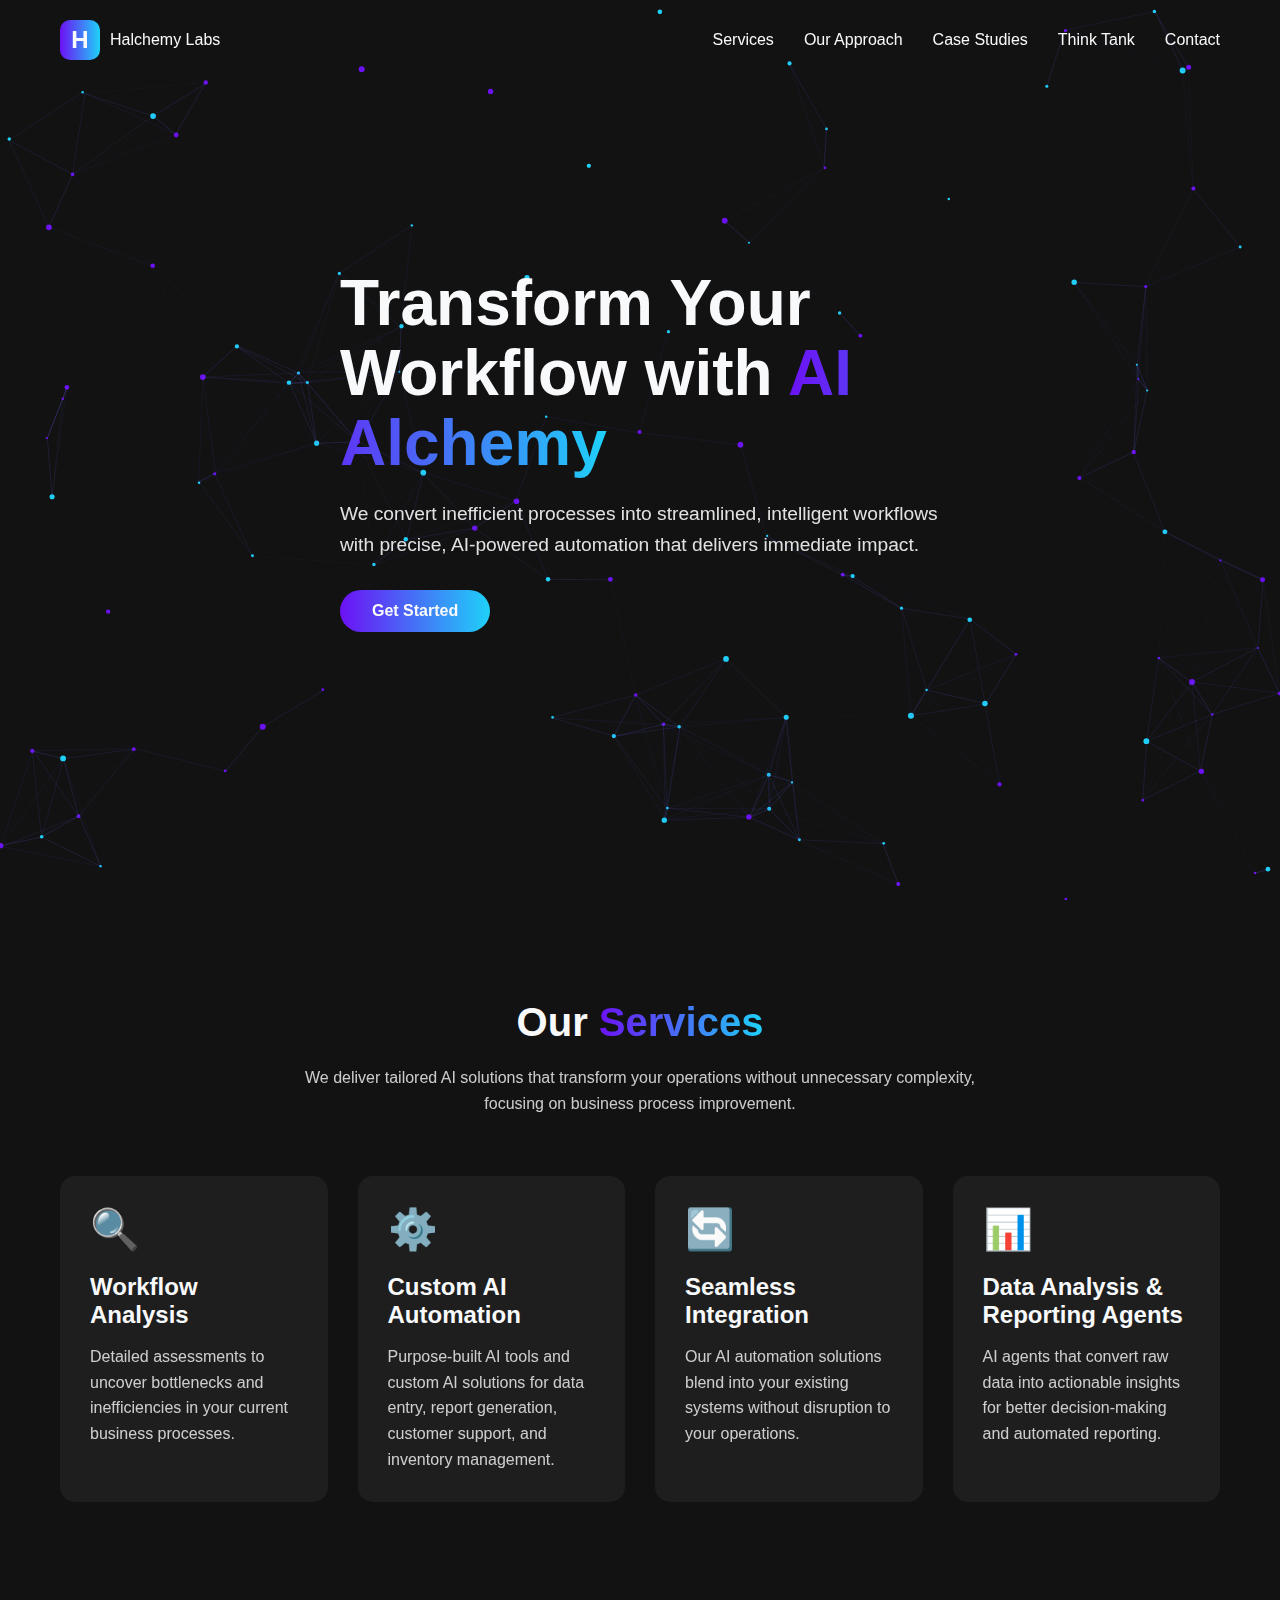
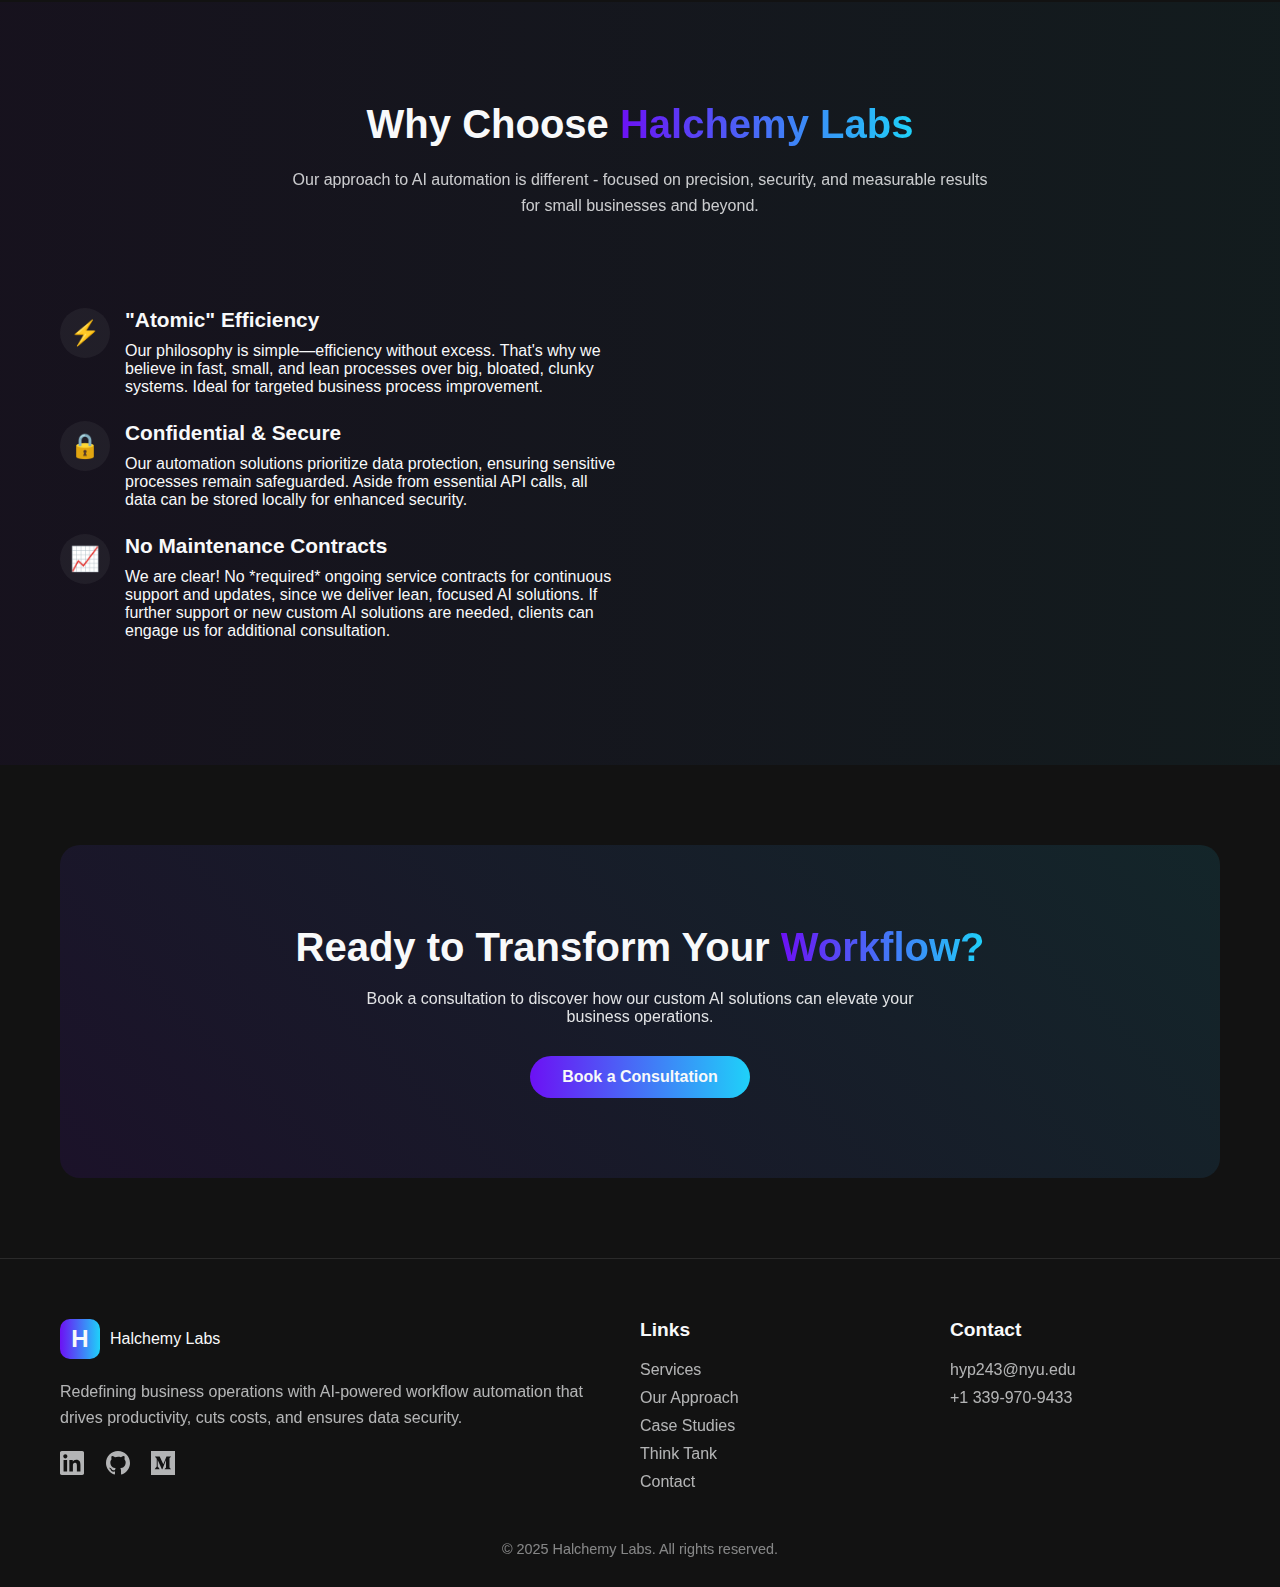
<file: index.html>
<!DOCTYPE html>
<html lang="en">
<head>
    <meta charset="UTF-8">
    <meta name="viewport" content="width=device-width, initial-scale=1.0">

    <title>Halchemy Labs - Redefining Business with AI Automation</title>

    <!-- === Core Meta Tags === -->
    <meta name="description" content="Halchemy Labs transforms inefficient business processes with custom AI automation. Boost productivity, cut costs, and streamline workflows securely. Learn how.">
    <meta name="author" content="Halchemy Labs">
    <link rel="canonical" href="https://halchemy-labs.com/" />
    <link rel="shortcut icon" href="favicon.ico" type="image/x-icon">

    <!-- === Social Media Meta Tags (Open Graph & Twitter) === -->
    <!-- Open Graph / Facebook -->
    <meta property="og:title" content="Halchemy Labs – AI Automation for Your Workflow" />
    <meta property="og:description" content="Transform your operations with tailored AI solutions. Automate, optimize, and scale with Halchemy Labs." />
    <meta property="og:type" content="website" />
    <meta property="og:url" content="https://halchemy-labs.com/" />
    <meta property="og:image" content="https://halchemy-labs.com/og-image.png" />
    <meta property="og:image:width" content="1200" />
    <meta property="og:image:height" content="630" />
    <meta property="og:site_name" content="Halchemy Labs" />

    <!-- Twitter Card -->
    <meta name="twitter:card" content="summary_large_image" />
    <meta name="twitter:title" content="Halchemy Labs – AI Automation for Your Workflow" />
    <meta name="twitter:description" content="Transform your operations with tailored AI solutions. Automate, optimize, and scale with Halchemy Labs." />
    <meta name="twitter:image" content="https://halchemy-labs.com/og-image.png" />
    
    <!-- Optional: Add your Twitter handle -->
    <!-- <meta name="twitter:site" content="@YourTwitterHandle" /> -->

    <!-- === Stylesheets === -->
    <link rel="stylesheet" href="styles/main.css">

    <!-- === Google Tag Manager === -->
    <script async src="https://www.googletagmanager.com/gtag/js?id=G-N1RNGT53YN"></script>
    <script>
      window.dataLayer = window.dataLayer || [];
      function gtag(){dataLayer.push(arguments);}
      gtag('js', new Date());
      gtag('config', 'G-N1RNGT53YN');
    </script>
    <!-- === End Google Tag Manager === -->

    <!-- === Combined JSON-LD Schema Markup === -->
    <script type="application/ld+json">
    {
      "@context": "https://schema.org",
      "@graph": [
        {
          "@type": "Organization",
          "name": "Halchemy Labs",
          "url": "https://halchemy-labs.com/",
          "logo": "https://halchemy-labs.com/images/halchemy-labs-logo.jpg",
          "contactPoint": {
            "@type": "ContactPoint",
            "telephone": "+1-339-970-9433",
            "contactType": "Sales",
            "email": "info@halchemy-labs.com"
          },
          "sameAs": [
            "http://linkedin.com/company/halchemy-labs",
            "https://github.com/halchemylab",
            "https://medium.com/@harthur96"
          ],
          "description": "Halchemy Labs specializes in AI-powered workflow automation and business process improvement to enhance efficiency, reduce costs, and ensure data security for businesses."
        },
        {
          "@type": "WebSite",
          "url": "https://halchemy-labs.com/",
          "name": "Halchemy Labs",
          "publisher": {
              "@type": "Organization",
              "name": "Halchemy Labs"
          }
        },
        {
          "@type": "Service",
          "serviceType": "AI Automation Solutions",
          "provider": {
            "@type": "Organization",
            "name": "Halchemy Labs"
          },
          "name": "Custom AI Workflow Automation",
          "description": "Tailored AI automation for business processes including data entry, report generation, customer support, and inventory management. Focused on efficiency and security.",
          "areaServed": [
            { "@type": "Country", "name": "USA" },
            { "@type": "Country", "name": "Canada" },
            { "@type": "Country", "name": "Japan" },
            { "@type": "Country", "name": "Taiwan" }
          ],
          "keywords": "AI automation, workflow automation, custom AI solutions, business process improvement, AI for small business, data entry automation, automated reporting"
        }
      ]
    }
    </script>
    <!-- === End JSON-LD Schema Markup === -->

</head>
<body>
    <header id="header">
        <div class="container">
            <nav>
                <div class="logo">
                    <div class="logo-icon">H</div>
                    <!-- SEO Improvement: Changed H1 to SPAN for better heading structure -->
                    <span class="logo-text">Halchemy Labs</span>
                </div>
                <ul>
                    <li><a href="#services">Services</a></li>
                    <li><a href="#approach">Our Approach</a></li>
                    <!-- SEO Improvement: Added rel="noopener noreferrer" -->
                    <li><a href="https://medium.com/@harthur96" target="_blank" rel="noopener noreferrer">Case Studies</a></li>
                    <li><a href="observatory.html" class="observatory-link">Think Tank</a></li>
                    <li><a href="#contact">Contact</a></li>
                </ul>
            </nav>
        </div>
    </header>

    <section class="hero" id="hero">
        <canvas id="heroCanvas" class="hero-canvas"></canvas>
        <div class="container">
            <div class="hero-content">
                <!-- This is the Primary H1 for the page -->
                <h1>Transform Your Workflow with <span class="gradient-text">AI Alchemy</span></h1>
                <p>We convert inefficient processes into streamlined, intelligent workflows with precise, AI-powered automation that delivers immediate impact.</p>
                <a href="#approach" class="btn">Get Started</a>
            </div>
        </div>
    </section>

    <section class="section" id="services">
        <div class="container">
            <div class="section-header">
                <h2>Our <span class="gradient-text">Services</span></h2>
                <p>We deliver tailored AI solutions that transform your operations without unnecessary complexity, focusing on business process improvement.</p>
            </div>
            <div class="services-grid">
                <div class="service-card">
                    <div class="service-icon">🔍</div>
                    <h3>Workflow Analysis</h3>
                    <p>Detailed assessments to uncover bottlenecks and inefficiencies in your current business processes.</p>
                </div>
                <div class="service-card">
                    <div class="service-icon">⚙️</div>
                    <h3>Custom AI Automation</h3>
                    <p>Purpose-built AI tools and custom AI solutions for data entry, report generation, customer support, and inventory management.</p>
                </div>
                <div class="service-card">
                    <div class="service-icon">🔄</div>
                    <h3>Seamless Integration</h3>
                    <p>Our AI automation solutions blend into your existing systems without disruption to your operations.</p>
                </div>
                <div class="service-card">
                    <div class="service-icon">📊</div>
                    <h3>Data Analysis & Reporting Agents</h3>
                    <p>AI agents that convert raw data into actionable insights for better decision-making and automated reporting.</p>
                </div>
            </div>
        </div>
    </section>

    <section class="section differentiators" id="approach">
        <div class="container">
            <div class="section-header">
                <h2>Why Choose <span class="gradient-text">Halchemy Labs</span></h2>
                <p>Our approach to AI automation is different - focused on precision, security, and measurable results for small businesses and beyond.</p>
            </div>
            <div class="diff-container">
                <div class="diff-content">
                    <div class="diff-list">
                        <div class="diff-item">
                            <div class="diff-icon">⚡</div>
                            <div>
                                <h3>"Atomic" Efficiency</h3>
                                <p>Our philosophy is simple—efficiency without excess. That's why we believe in fast, small, and lean processes over big, bloated, clunky systems. Ideal for targeted business process improvement.</p>
                            </div>
                        </div>
                        <div class="diff-item">
                            <div class="diff-icon">🔒</div>
                            <div>
                                <h3>Confidential & Secure</h3>
                                <p>Our automation solutions prioritize data protection, ensuring sensitive processes remain safeguarded. Aside from essential API calls, all data can be stored locally for enhanced security.</p>
                            </div>
                        </div>
                        <div class="diff-item">
                            <div class="diff-icon">📈</div>
                            <div>
                                <h3>No Maintenance Contracts</h3>
                                <p>We are clear! No *required* ongoing service contracts for continuous support and updates, since we deliver lean, focused AI solutions. If further support or new custom AI solutions are needed, clients can engage us for additional consultation.</p>
                            </div>
                        </div>
                    </div>
                </div>
                <div class="video-container">
                    <iframe id="youtubeVideo" src="https://www.youtube.com/embed/dTNSFX-zu0s?enablejsapi=1" title="Halchemy Labs - AI Automation Explained" allow="accelerometer; autoplay; clipboard-write; encrypted-media; gyroscope; picture-in-picture" allowfullscreen loading="lazy"></iframe>
                </div>
            </div>
        </div>
    </section>

    <div class="container">
        <div class="cta" id="contact">
            <h2>Ready to Transform Your <span class="gradient-text">Workflow?</span></h2>
            <p>Book a consultation to discover how our custom AI solutions can elevate your business operations.</p>
            <!-- Added rel="noopener noreferrer" -->
            <a href="https://calendly.com/alchemy27/30min" target="_blank" rel="noopener noreferrer" class="btn">Book a Consultation</a>
        </div>
    </div>

    <footer>
        <div class="container">
            <div class="footer-grid">
                <div class="footer-about">
                    <div class="logo">
                        <div class="logo-icon">H</div>
                         <!-- SEO Improvement: Changed H1 to DIV for better heading structure -->
                        <div class="footer-brand-name">Halchemy Labs</div>
                    </div>
                    <p>Redefining business operations with AI-powered workflow automation that drives productivity, cuts costs, and ensures data security.</p>
                    <div class="footer-social">
                        <!-- Added rel="noopener noreferrer" and aria-label -->
                        <a href="http://linkedin.com/company/halchemy-labs" target="_blank" rel="noopener noreferrer" title="LinkedIn" aria-label="Halchemy Labs on LinkedIn" style="margin-right: 15px;">
                            <svg xmlns="http://www.w3.org/2000/svg" width="24" height="24" fill="currentColor" viewBox="0 0 24 24" aria-hidden="true">
                                <path d="M20.447 20.452h-3.554v-5.569c0-1.328-.027-3.037-1.852-3.037-1.853 0-2.136 1.445-2.136 2.939v5.667H9.351V9h3.414v1.561h.046c.477-.9 1.637-1.85 3.37-1.85 3.601 0 4.267 2.37 4.267 5.455v6.286zM5.337 7.433c-1.144 0-2.063-.926-2.063-2.065 0-1.138.92-2.063 2.063-2.063 1.14 0 2.064.925 2.064 2.063 0 1.139-.925 2.065-2.064 2.065zm1.782 13.019H3.555V9h3.564v11.452zM22.225 0H1.771C.792 0 0 .774 0 1.729v20.542C0 23.227.792 24 1.771 24h20.451C23.2 24 24 23.227 24 22.271V1.729C24 .774 23.2 0 22.222 0h.003z"/>
                            </svg>
                        </a>
                        <!-- Added rel="noopener noreferrer" and aria-label -->
                        <a href="https://github.com/halchemylab" target="_blank" rel="noopener noreferrer" title="GitHub" aria-label="Halchemy Labs on GitHub" style="margin-right: 15px;">
                            <svg xmlns="http://www.w3.org/2000/svg" width="24" height="24" fill="currentColor" viewBox="0 0 24 24" aria-hidden="true">
                                <path d="M12 0C5.374 0 0 5.373 0 12c0 5.302 3.438 9.8 8.207 11.387.599.111.793-.261.793-.577v-2.234c-3.338.726-4.033-1.416-4.033-1.416-.546-1.387-1.333-1.756-1.333-1.756-1.089-.745.083-.729.083-.729 1.205.084 1.839 1.237 1.839 1.237 1.07 1.834 2.807 1.304 3.492.997.107-.775.418-1.305.762-1.604-2.665-.305-5.467-1.334-5.467-5.931 0-1.311.469-2.381 1.236-3.221-.124-.303-.535-1.524.117-3.176 0 0 1.008-.322 3.301 1.23A11.509 11.509 0 0112 5.803c1.02.005 2.047.138 3.006.404 2.291-1.552 3.297-1.23 3.297-1.23.653 1.653.242 2.874.118 3.176.77.84 1.235 1.911 1.235 3.221 0 4.609-2.807 5.624-5.479 5.921.43.372.823 1.102.823 2.222v3.293c0 .319.192.694.801.576C20.566 21.797 24 17.3 24 12c0-6.627-5.373-12-12-12z"/>
                            </svg>
                        </a>
                        <!-- Added rel="noopener noreferrer" and aria-label -->
                        <a href="https://medium.com/@harthur96" target="_blank" rel="noopener noreferrer" title="Medium" aria-label="Halchemy Labs on Medium">
                            <svg xmlns="http://www.w3.org/2000/svg" width="24" height="24" fill="currentColor" viewBox="0 0 24 24" aria-hidden="true">
                                <path d="M0 0v24h24V0H0zm19.938 5.686L18.651 6.92a.376.376 0 0 0-.143.362v9.067a.376.376 0 0 0 .143.361l1.257 1.234v.271h-6.322v-.271l1.302-1.265c.128-.128.128-.165.128-.36V8.99l-3.62 9.195h-.49L6.69 8.99v6.163a.85.85 0 0 0 .233.707l1.694 2.054v.271H3.815v-.271L5.51 15.86a.82.82 0 0 0 .218-.707V8.027a.624.624 0 0 0-.203-.527L4.019 5.686v-.271h4.674l3.613 7.923 3.176-7.923h4.456v.271z"/>
                            </svg>
                        </a>
                    </div>
                </div>
                <div class="footer-links">
                    <h3>Links</h3>
                    <ul>
                        <li><a href="#services">Services</a></li>
                        <li><a href="#approach">Our Approach</a></li>
                        <!-- Added rel="noopener noreferrer" -->
                        <li><a href="https://medium.com/@harthur96" target="_blank" rel="noopener noreferrer">Case Studies</a></li>
                        <li><a href="observatory.html" class="observatory-link">Think Tank</a></li>
                        <li><a href="#contact">Contact</a></li>
                    </ul>
                </div>
                <div class="footer-links">
                    <h3>Contact</h3>
                    <ul>
                        <li><a href="mailto:hyp243@nyu.edu">hyp243@nyu.edu</a></li>
                        <li><a href="tel:+13399709433">+1 339-970-9433</a></li>
                    </ul>
                </div>
            </div>
            <div class="footer-bottom">
                <p>© 2025 Halchemy Labs. All rights reserved.</p>
            </div>
        </div>
    </footer>

    <script src="js/animations.js"></script>
    <script src="js/scripts.js"></script>
    <script src="//code.tidio.co/vnoksgne9zoiv1boikzuzms4c5mjmohi.js" async></script>
</body>
</html>
</file>
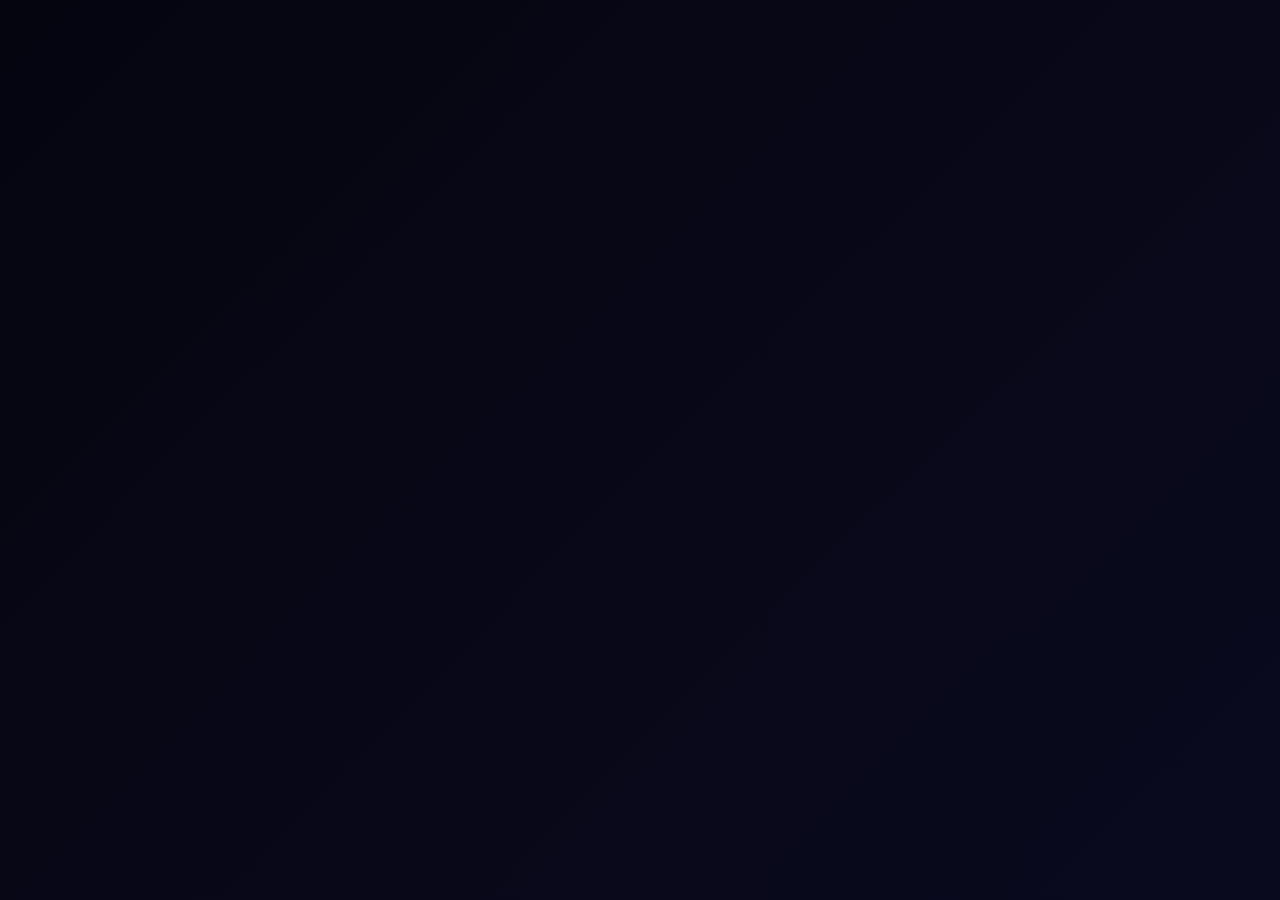
<file: observatory.html>
<!DOCTYPE html>
<html lang="en">
<head>
    <!-- Google Tag Manager -->
<script async src="https://www.googletagmanager.com/gtag/js?id=G-N1RNGT53YN"></script>
<script>
  window.dataLayer = window.dataLayer || [];
  function gtag(){dataLayer.push(arguments);}
  gtag('js', new Date());

  gtag('config', 'G-N1RNGT53YN');
</script>
    <!-- End Google Tag Manager -->
    <meta charset="UTF-8">
    <meta name="viewport" content="width=device-width, initial-scale=1.0">
    <title>Halchemy Observatory - Using AI to uncover Connections</title>
    <link rel="icon" type="image/x-icon" href="favicon.ico">
    <link href="https://fonts.googleapis.com/css2?family=Inter:wght@400;500;800&display=swap" rel="stylesheet">
    <style>
        :root {
            --primary: #FF8800;       /* Bright Orange */
            --secondary: #FFD700;     /* Golden Yellow */
            --dark: #1A1100;          /* Deep Dark Brown */
            --light: #FFF9F2;         /* Warm White */
            --accent: #FF4D00;        /* Bright Red-Orange */
        }

        * {
            margin: 0;
            padding: 0;
            box-sizing: border-box;
            font-family: 'Inter', sans-serif;
        }

        body {
            width: 100%;
            height: 100vh;
            overflow: hidden;
            background: linear-gradient(135deg, #050510 0%, #0A0A1F 100%);
            color: var(--light);
            position: relative;
            opacity: 0;
            animation: fadeIn 1s ease-out forwards;
            animation-delay: 1.5s;
        }

        header, footer {
            position: absolute;
            width: 100%;
            padding: 20px;
            z-index: 10;
            background-color: transparent;
            backdrop-filter: blur(3px);
        }

        header {
            top: 0;
            display: flex;
            justify-content: space-between;
            align-items: center;
        }

        footer {
            bottom: 0;
            text-align: center;
            padding: 15px;
        }

        .logo {
            display: flex;
            align-items: center;
        }

        .logo-icon {
            width: 40px;
            height: 40px;
            background: linear-gradient(to right, var(--primary), var(--secondary));
            border-radius: 10px;
            display: flex;
            align-items: center;
            justify-content: center;
            font-weight: 800;
            font-size: 24px;
            color: var(--dark);
            margin-right: 10px;
        }

        .logo-text {
            font-weight: 800;
            font-size: 20px;
            background: linear-gradient(to right, var(--primary), var(--secondary));
            -webkit-background-clip: text;
            -webkit-text-fill-color: transparent;
        }

        nav ul {
            display: flex;
            list-style: none;
        }

        nav li {
            margin-left: 20px;
        }

        nav a {
            text-decoration: none;
            color: var(--light);
            font-weight: 500;
            transition: text-shadow 0.3s, color 0.3s;
        }

        nav a:hover {
            color: #1fd1f9;
            text-shadow: 0 0 10px rgba(31, 209, 249, 0.4);
        }

        .container {
            width: 100%;
            height: 100vh;
            display: flex;
            justify-content: center;
            align-items: center;
            padding: 20px;
            position: relative;
            z-index: 5;
        }

        .form-container {
            background: rgba(26, 17, 0, 0.8);
            border-radius: 15px;
            padding: 40px;
            max-width: 500px;
            width: 100%;
            box-shadow: 0 0 30px rgba(255, 136, 0, 0.2);
            backdrop-filter: blur(10px);
            border: 1px solid rgba(255, 136, 0, 0.3);
            animation: pulse 3s infinite alternate;
        }

        .emoji-light {
            font-size: 64px;
            text-align: center;
            margin-bottom: 20px;
            animation: glow 2s infinite alternate;
        }

        @keyframes glow {
            from {
                text-shadow: 0 0 10px rgba(255, 215, 0, 0.2);
            }
            to {
                text-shadow: 0 0 20px rgba(255, 215, 0, 0.6);
            }
        }

        @keyframes pulse {
            from {
                box-shadow: 0 0 30px rgba(255, 136, 0, 0.2);
            }
            to {
                box-shadow: 0 0 50px rgba(255, 215, 0, 0.4);
            }
        }

        h1 {
            text-align: center;
            font-weight: 800;
            margin-bottom: 30px;
            font-size: 28px;
            background: linear-gradient(to right, var(--primary), var(--secondary));
            -webkit-background-clip: text;
            -webkit-text-fill-color: transparent;
        }

        form {
            display: flex;
            flex-direction: column;
        }

        .form-group {
            margin-bottom: 20px;
        }

        label {
            display: block;
            margin-bottom: 8px;
            font-weight: 500;
            color: var(--light);
        }

        input, textarea, select {
            width: 100%;
            padding: 12px;
            border: 1px solid rgba(255, 136, 0, 0.3);
            border-radius: 6px;
            background-color: rgba(26, 17, 0, 0.3);
            color: var(--light);
            font-family: 'Inter', sans-serif;
            transition: border-color 0.3s, box-shadow 0.3s;
        }

        input:focus, textarea:focus, select:focus {
            outline: none;
            border-color: var(--primary);
            box-shadow: 0 0 0 2px rgba(255, 136, 0, 0.2);
        }

        button {
            padding: 12px 24px;
            background: linear-gradient(to right, var(--primary), var(--secondary));
            border: none;
            border-radius: 6px;
            color: var(--dark);
            font-weight: 600;
            cursor: pointer;
            transition: transform 0.3s, box-shadow 0.3s;
            align-self: center;
            margin-top: 10px;
        }

        button:hover {
            transform: translateY(-2px);
            box-shadow: 0 5px 15px rgba(255, 136, 0, 0.4);
        }

        .piercing-effect {
            position: absolute;
            top: 50%;
            left: 50%;
            transform: translate(-50%, -50%);
            width: 100vw;
            height: 100vh;
            background: radial-gradient(circle at center, transparent 20%, rgba(5, 5, 16, 0.95) 80%);
            pointer-events: none;
            z-index: 1;
        }

        @media (max-width: 768px) {
            nav ul {
                display: none;
            }
            
            .form-container {
                padding: 20px;
            }
            
            h1 {
                font-size: 24px;
            }
        }

        /* Loading overlay styles */
        .loading-overlay {
            position: fixed;
            top: 0;
            left: 0;
            width: 100%;
            height: 100%;
            background: var(--dark);
            display: flex;
            justify-content: center;
            align-items: center;
            z-index: 9999;
            animation: fadeOut 1.5s ease-out forwards;
            animation-delay: 0.5s;
        }

        .loading-content {
            text-align: center;
            transform: scale(0);
            animation: scaleUp 0.5s ease-out forwards;
        }

        .loading-content .logo-icon {
            width: 80px;
            height: 80px;
            font-size: 48px;
            margin: 0 auto 20px;
        }

        @keyframes fadeOut {
            from { opacity: 1; }
            to { 
                opacity: 0;
                visibility: hidden;
            }
        }

        @keyframes scaleUp {
            from { transform: scale(0); }
            to { transform: scale(1); }
        }

        @keyframes fadeIn {
            from { opacity: 0; }
            to { opacity: 1; }
        }
    </style>
    <!-- === Social Media Meta Tags (Open Graph & Twitter) === -->
    <!-- Open Graph / Facebook -->
    <meta property="og:title" content="Think Tank | Halchemy Labs – AI Research & Insights" />
    <meta property="og:description" content="Explore cutting-edge AI research and insights from Halchemy Labs. Stay informed about the latest developments in AI automation and business transformation." />
    <meta property="og:type" content="website" />
    <meta property="og:url" content="https://halchemy-labs.com/observatory.html" />
    <meta property="og:image" content="https://halchemy-labs.com/og-image.png" />
    <meta property="og:image:width" content="1200" />
    <meta property="og:image:height" content="630" />
    <meta property="og:site_name" content="Halchemy Labs" />

    <!-- Twitter Card -->
    <meta name="twitter:card" content="summary_large_image" />
    <meta name="twitter:title" content="Think Tank | Halchemy Labs – AI Research & Insights" />
    <meta name="twitter:description" content="Explore cutting-edge AI research and insights from Halchemy Labs. Stay informed about the latest developments in AI automation and business transformation." />
    <meta name="twitter:image" content="https://halchemy-labs.com/og-image.png" />
</head>
<body>
    <div class="loading-overlay">
        <div class="loading-content">
            <div class="logo-icon">H</div>
            <div class="logo-text">Halchemy Observatory</div>
        </div>
    </div>
    <div class="piercing-effect"></div>
    
    <header>
        <div class="logo">
            <div class="logo-icon">H</div>
            <div class="logo-text">Halchemy Observatory</div>
        </div>
        <nav>
            <ul>
                <li><a href="index.html">Home</a></li>
                <li><a href="https://drive.google.com/drive/folders/1BCvamiG0rqiX7A2LAWeiVKW19TMmUCdO?usp=drive_link">Archive</a></li>
            </ul>
        </nav>
    </header>
    
    <div class="container">
        <div class="form-container">
            <div class="emoji-light">💡</div>
            <h1>Subscribe Now & Join Us</h1>
            <p style="text-align: center; margin-bottom: 30px; color: var(--light); line-height: 1.6;">
                Through AI, we provide realistic and nuanced geopolitical analysis of current events from the lens of an modern philospher.
            </p>
            <form id="subscribe-form" action="https://nyu.us4.list-manage.com/subscribe/post?u=47ef5828da0995e062ad71f7c&amp;id=eb5315e277&amp;f_id=00ddc2e1f0" method="post">
                <div class="form-group">
                    <label for="email">Email Address</label>
                    <input type="email" id="email" name="EMAIL" required placeholder="Enter your email">
                </div>
                <!-- Honeypot field to prevent bot submissions -->
                <div style="position: absolute; left: -5000px;" aria-hidden="true">
                    <input type="text" name="b_47ef5828da0995e062ad71f7c_eb5315e277" tabindex="-1" value="">
                </div>
                <button type="submit" id="submit-btn">Subscribe Now</button>
                <p id="form-status" style="text-align: center; margin-top: 15px; display: none;"></p>
            </form>
        </div>
    </div>
    
    <footer>
        <p>&copy; 2025 Halchemy Observatory. Like Galileo, we think differently.</p>
    </footer>

    <script>
        document.getElementById('subscribe-form').addEventListener('submit', async (e) => {
            e.preventDefault();
            
            const form = e.target;
            const submitBtn = form.querySelector('#submit-btn');
            const statusMsg = form.querySelector('#form-status');
            
            submitBtn.disabled = true;
            submitBtn.textContent = 'Subscribing...';
            
            try {
                const formData = new FormData(form);
                const response = await fetch(form.action + '&c=?', {
                    method: 'POST',
                    body: formData,
                    mode: 'no-cors'
                });
                
                statusMsg.style.display = 'block';
                statusMsg.style.color = 'var(--secondary)';
                statusMsg.textContent = 'Thanks for subscribing!';
                form.reset();
            } catch (error) {
                statusMsg.style.display = 'block';
                statusMsg.style.color = 'red';
                statusMsg.textContent = 'Something went wrong. Please try again.';
            } finally {
                submitBtn.disabled = false;
                submitBtn.textContent = 'Subscribe Now';
            }
        });
    </script>
</body>
</html>
</file>
<file: styles/main.css>
:root {
    --primary: #6c11f4;
    --secondary: #1fd1f9;
    --dark: #121212;
    --light: #f8f9fa;
    --accent: #ff00cc;
}

* {
    margin: 0;
    padding: 0;
    box-sizing: border-box;
    font-family: 'Inter', sans-serif;
}

body {
    background-color: var(--dark);
    color: var(--light);
    overflow-x: hidden;
}

.container {
    max-width: 1200px;
    margin: 0 auto;
    padding: 0 20px;
}

header {
    padding: 20px 0;
    position: fixed;
    width: 100%;
    z-index: 1000;
    transition: background-color 0.3s ease;
}

header.scrolled {
    background-color: rgba(18, 18, 18, 0.95);
    box-shadow: 0 4px 20px rgba(0, 0, 0, 0.3);
}

nav {
    display: flex;
    justify-content: space-between;
    align-items: center;
}

.logo {
    display: flex;
    align-items: center;
    gap: 10px;
}

.logo h1 {
    font-size: 24px;
    font-weight: 700;
    background: linear-gradient(to right, var(--primary), var(--secondary));
    -webkit-background-clip: text;
    background-clip: text;
    color: transparent;
}

.logo-icon {
    width: 40px;
    height: 40px;
    background: linear-gradient(to right, var(--primary), var(--secondary));
    border-radius: 10px;
    display: flex;
    align-items: center;
    justify-content: center;
    font-weight: bold;
    font-size: 24px;
}

nav ul {
    display: flex;
    list-style: none;
    gap: 30px;
}

nav ul li a {
    color: var(--light);
    text-decoration: none;
    font-weight: 500;
    transition: color 0.3s ease;
}

nav ul li a:hover {
    color: var(--secondary);
}

/* Hero Section */
.hero {
    height: 100vh;
    display: flex;
    align-items: center;
    position: relative;
    overflow: hidden;
}

.hero-content {
    position: relative;
    z-index: 10;
    max-width: 600px;
}

.hero h1 {
    font-size: 4rem;
    font-weight: 800;
    margin-bottom: 20px;
    line-height: 1.1;
}

.hero p {
    font-size: 1.2rem;
    margin-bottom: 30px;
    line-height: 1.6;
    opacity: 0.9;
}

.gradient-text {
    background: linear-gradient(to right, var(--primary), var(--secondary));
    -webkit-background-clip: text;
    background-clip: text;
    color: transparent;
}

.hero-canvas {
    position: absolute;
    top: 0;
    left: 0;
    width: 100%;
    height: 100%;
    z-index: 1;
}

.btn {
    display: inline-block;
    padding: 12px 32px;
    background: linear-gradient(to right, var(--primary), var(--secondary));
    color: var(--light);
    text-decoration: none;
    border-radius: 50px;
    font-weight: 600;
    transition: all 0.3s ease;
    border: none;
    cursor: pointer;
    font-size: 1rem;
}

.btn:hover {
    transform: translateY(-3px);
    box-shadow: 0 10px 20px rgba(108, 17, 244, 0.3);
}

/* Services Section */
.section {
    padding: 100px 0;
}

.section-header {
    text-align: center;
    margin-bottom: 60px;
}

.section-header h2 {
    font-size: 2.5rem;
    margin-bottom: 20px;
}

.section-header p {
    max-width: 700px;
    margin: 0 auto;
    opacity: 0.8;
    line-height: 1.6;
}

.services-grid {
    display: grid;
    grid-template-columns: repeat(auto-fit, minmax(250px, 1fr));
    gap: 30px;
    margin-top: 40px;
}

.service-card {
    background: rgba(255, 255, 255, 0.05);
    padding: 30px;
    border-radius: 15px;
    transition: transform 0.3s ease, box-shadow 0.3s ease;
    height: 100%;
}

.service-card:hover {
    transform: translateY(-10px);
    box-shadow: 0 15px 30px rgba(0, 0, 0, 0.2);
}

.service-icon {
    font-size: 2.5rem;
    margin-bottom: 20px;
    color: var(--secondary);
}

.service-card h3 {
    margin-bottom: 15px;
    font-size: 1.5rem;
}

.service-card p {
    opacity: 0.8;
    line-height: 1.6;
}

/* Differentiators Section */
.differentiators {
    background: linear-gradient(to right, rgba(108, 17, 244, 0.05), rgba(31, 209, 249, 0.05));
}

.diff-container {
    display: grid;
    grid-template-columns: 1fr 1fr;
    gap: 40px;
    align-items: start;
}

.video-container {
    position: relative;
    width: 100%;
    padding-bottom: 56.25%; /* 16:9 Aspect Ratio */
    height: 0;
    border-radius: 15px;
    overflow: hidden;
}

.video-container iframe {
    position: absolute;
    top: 0;
    left: 0;
    width: 100%;
    height: 100%;
    border: none;
}

.diff-list {
    margin-top: 30px;
}

.diff-item {
    display: flex;
    gap: 15px;
    margin-bottom: 25px;
}

.diff-icon {
    width: 50px;
    height: 50px;
    background: rgba(255, 255, 255, 0.05);
    border-radius: 50%;
    display: flex;
    align-items: center;
    justify-content: center;
    font-size: 1.5rem;
    color: var(--secondary);
    flex-shrink: 0;
}

.diff-item h3 {
    margin-bottom: 10px;
    font-size: 1.3rem;
}

/* CTA Section */
.cta {
    text-align: center;
    background: linear-gradient(45deg, rgba(108, 17, 244, 0.1), rgba(31, 209, 249, 0.1));
    padding: 80px 0;
    border-radius: 20px;
    margin: 80px 0;
}

.cta h2 {
    font-size: 2.5rem;
    margin-bottom: 20px;
}

.cta p {
    max-width: 600px;
    margin: 0 auto 30px;
    opacity: 0.9;
}

/* Footer */
footer {
    padding: 60px 0 30px;
    border-top: 1px solid rgba(255, 255, 255, 0.1);
}

.footer-grid {
    display: grid;
    grid-template-columns: 2fr 1fr 1fr;
    gap: 40px;
}

.footer-about p {
    margin-top: 20px;
    opacity: 0.7;
    line-height: 1.6;
}

.footer-links h3 {
    margin-bottom: 20px;
    font-size: 1.2rem;
}

.footer-links ul {
    list-style: none;
}

.footer-links ul li {
    margin-bottom: 10px;
}

.footer-links ul li a {
    color: var(--light);
    opacity: 0.7;
    text-decoration: none;
    transition: opacity 0.3s ease;
}

.footer-links ul li a:hover {
    opacity: 1;
    color: var(--secondary);
}

.footer-bottom {
    margin-top: 40px;
    text-align: center;
    opacity: 0.5;
    font-size: 0.9rem;
}

/* Particle Animation */
.particle {
    position: absolute;
    border-radius: 50%;
    background: linear-gradient(to right, var(--primary), var(--secondary));
    opacity: 0;
    animation: float 6s infinite ease-in-out;
}

@keyframes float {
    0% {
        opacity: 0;
        transform: translateY(0) rotate(0deg);
    }
    50% {
        opacity: 0.5;
    }
    100% {
        opacity: 0;
        transform: translateY(-100px) rotate(360deg);
    }
}

/* Responsive */
@media (max-width: 768px) {
    .hero h1 {
        font-size: 3rem;
    }
    
    .diff-container {
        grid-template-columns: 1fr;
    }
    
    .footer-grid {
        grid-template-columns: 1fr;
    }
    
    nav ul {
        display: none;
    }
}

.footer-social {
    margin-top: 20px;
}

.footer-social a {
    color: var(--light);
    text-decoration: none;
    font-size: 1.5rem;
    opacity: 0.7;
    transition: opacity 0.3s ease;
}

.footer-social a:hover {
    opacity: 1;
    color: var(--secondary);
}

.observatory-link {
    transition: text-shadow 0.3s, color 0.3s;
}

.observatory-link:hover {
    color: #FF8800 !important;
    text-shadow: 0 0 10px rgba(255, 136, 0, 0.4);
}
</file>
